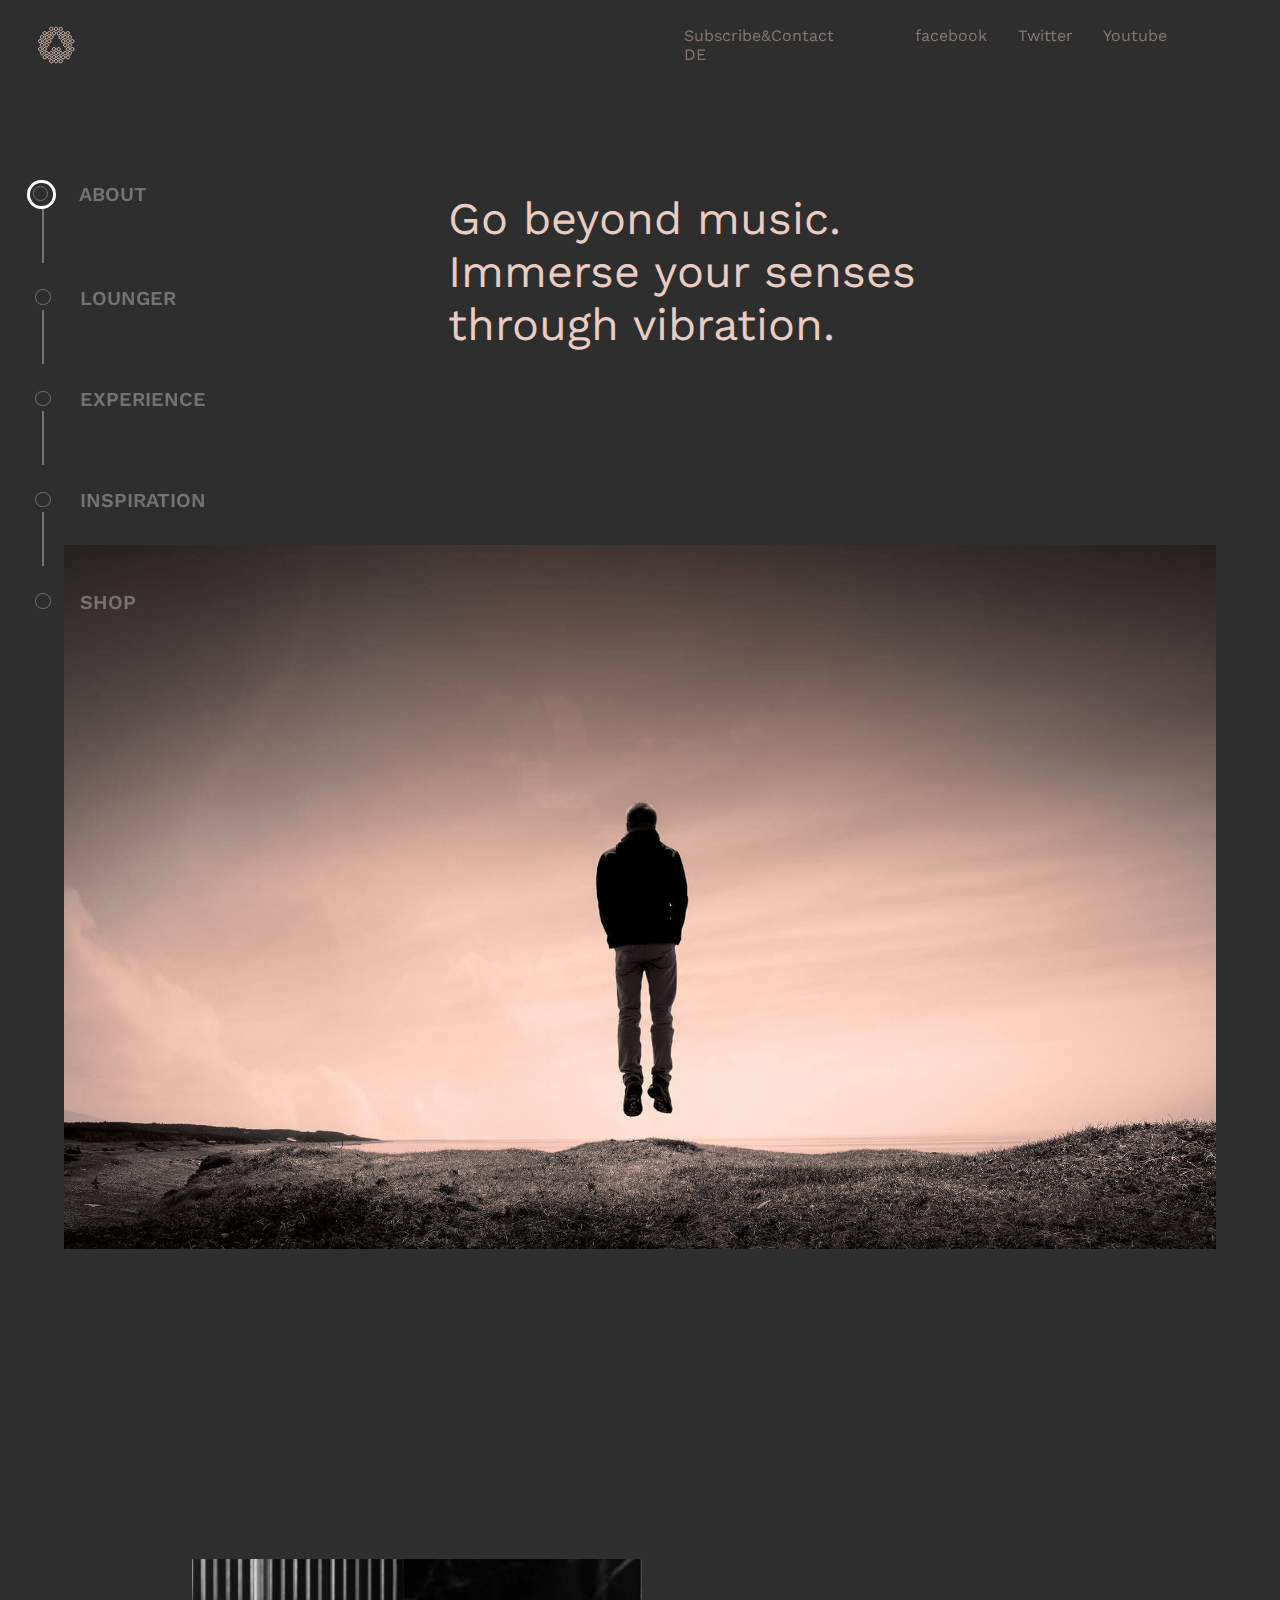
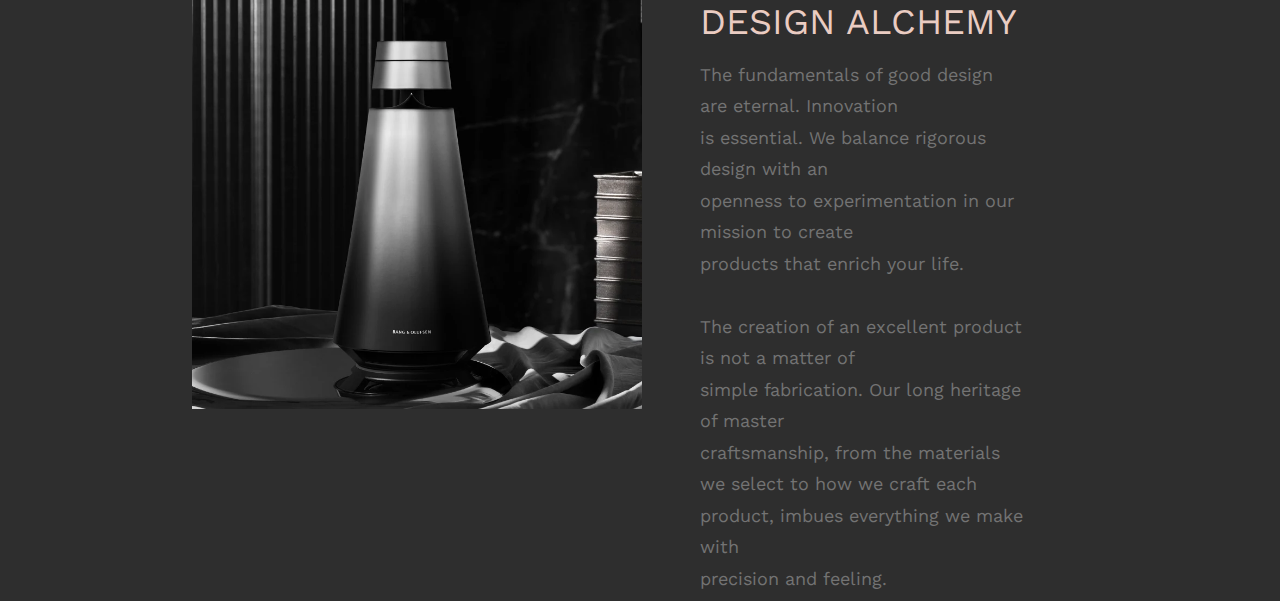
<file: index.html>
<!DOCTYPE html>
<html lang="en">
<head>
    <meta charset="UTF-8">
    <meta http-equiv="X-UA-Compatible" content="IE=edge">
    <meta name="viewport" content="width=device-width, initial-scale=1.0">
    <title>Headphone Inspiration</title>
    <link rel="stylesheet" href="assets/css/style.css">
</head>
<body>
    <nav>
        <img id="logo" src="assets/img/logo.svg" alt="logo">
        <ul>
            <li><a href="">Subscribe&Contact</a></li>
            <li><a href="">facebook</a></li>
            <li><a href="">Twitter</a></li>
            <li><a href="">Youtube</a></li>
            <li><a href="">DE</a></li>
        </ul>
    </nav>
    <div id="sideNav">
        <div>
            <div id="chosen">
                <div class="circle" ></div>
            </div>
            <a id="chosenA" href="">ABOUT</a>
            <div class="line"></div>
        </div>
        <div>
            <div class="circle"></div>
            <a href="assets/html/lounger.html">LOUNGER</a>
            <div class="line"></div>
        </div>
        <div>
            <div class="circle"></div>
            <a href="">EXPERIENCE</a>
            <div class="line"></div>
        </div>
        <div>
            <div class="circle"></div>
            <a href="">INSPIRATION</a>
            <div class="line"></div>
        </div>
        <div>
            <div class="circle"></div>
            <a href="">SHOP</a>
        </div>
    </div>
    <div id="headline">
        <h1>Go beyond music.<br> Immerse your senses <br> through vibration.</h1>
    </div>
    <div id="hero">
        <img src="assets/img/section-about-1.jpg" alt="">
    </div>
    <div id="article1">
        <img src="/assets/img/BS1_NYC_Home.webp" alt="">
        <article>
            <h2>DESIGN ALCHEMY </h2>
            <p>
                The fundamentals of good design are eternal. Innovation<br> is essential. We balance rigorous design with an<br> openness to experimentation in our mission to create<br> products that enrich your life.<br><br> The creation of an excellent product is not a matter of<br> simple fabrication. Our long heritage of master<br> craftsmanship, from the materials we select to how we craft each product, imbues everything we make with <br>precision and feeling.
            </p>
        </article>
    </div>
</body>
</html>
<!-- Go beyond music. Immerse your senses through vibration.

The fundamentals of good design are eternal. Innovation is essential. We balance rigorous design with an openness to experimentation in our mission to create products that enrich your life. The creation of an excellent product is not a matter of simple fabrication. Our long heritage of master craftsmanship, from the materials we select to how we craft each product, imbues everything we make with precision and feeling.
The Lounger 
The Lounger is your trans-sensory vessel to audio-haptic pleasure. Precision sculpted from luxe material, this high-tech pod is calibrated for comfort and inspired by the Japanese art of origami. Through its seamlessly integrated tablet, it delivers a rich and varied playlist of full-body experiences, with tracks updated monthly. Produced in the Eu, this limited edition lounger is suitable for events, clubs, airlines, hotels, workplaces and indulgence-seeking individuals. Available from February 2018

Sounds Like Home 
There’s this feeling. It’s like your favorite song; like home. Maybe it’s hard to explain, but you know it. It’s when everything is in sync and you are free to decompress, create, design, entertain. It’s that atmosphere created when every element comes together in perfect harmony. When it comes to composing a home, people explore design differently to curate their space. And the beauty of that freedom is that there is more than one correct answer. As long as you pick elements that make you feel at home, you’re on the right track. Maybe it’s a lamp, or a chair. Maybe even a plant, or the music playing in the background. These things aren’t just there by chance - they mean something.
AN ALCHEMY OF DESIGN, CRAFT AND SOUND. 
Exist to Create. 
SOUND DESIGN CRAFT 
We define our world through imagination.
Sound Alchemy 
A feeling for sound 
The power of music is without bounds, it goes straight to our hearts. Our job is to do justice to that power. We make that feeling thrive by creating the most impactful, accurate and immersive sound experience possible.

Sound Architecture 
Everything Starts with Architecture 
Join us in a conversation among a concept developer, an acoustic engineer and a technical project manager taking us through the creation process of a new, ground breaking product
Beoplay H9 
Argilla Bright 
500$ -->
</file>
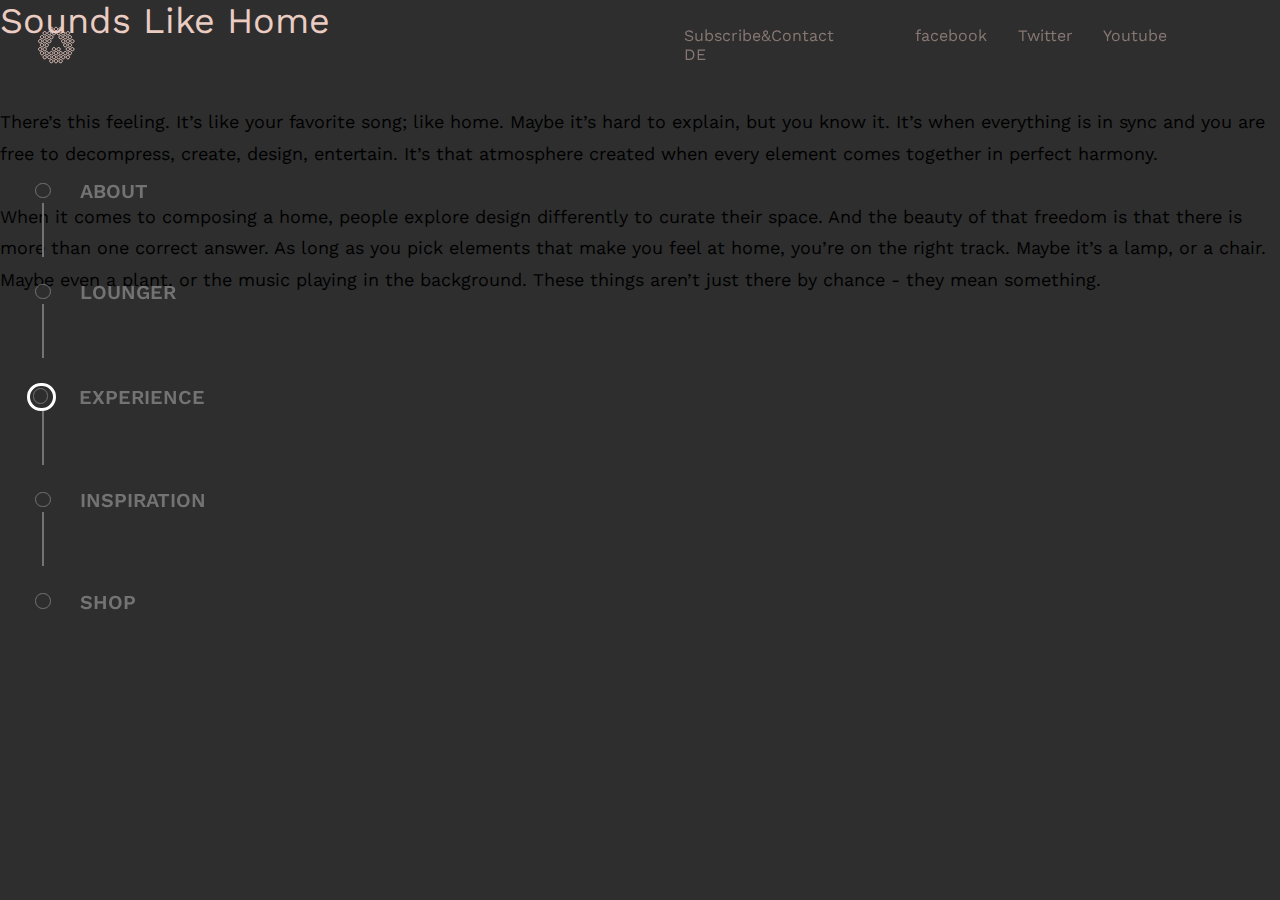
<file: assets/html/experience.html>
<!DOCTYPE html>
<html lang="en">
<head>
    <meta charset="UTF-8">
    <meta http-equiv="X-UA-Compatible" content="IE=edge">
    <meta name="viewport" content="width=device-width, initial-scale=1.0">
    <title>Experience</title>
    <link rel="stylesheet" href="../css/style.css">
</head>
<body id="lounger-body">
    <nav>
        <img id="logo" src="../img/logo.svg" alt="logo">
        <ul>
            <li><a href="">Subscribe&Contact</a></li>
            <li><a href="">facebook</a></li>
            <li><a href="">Twitter</a></li>
            <li><a href="">Youtube</a></li>
            <li><a href="">DE</a></li>
        </ul>
    </nav>
    <div id="sideNav">
        <div>
            <div class="circle" ></div>
            <a  href="../../index.html">ABOUT</a>
            <div class="line"></div>
        </div>
        <div>
            <div class="circle"></div>
            <a  href="lounger.html">LOUNGER</a>
            <div class="line"></div>
        </div>
        <div>
            <div id="chosen">
            <div class="circle"></div>
            </div>
            <a id="chosenA" href="experience.html">EXPERIENCE</a>
            <div class="line"></div>
        </div>
        <div>
            <div class="circle"></div>
            <a href="inspiration.html">INSPIRATION</a>
            <div class="line"></div>
        </div>
        <div>
            <div class="circle"></div>
            <a href="shop.html">SHOP</a>
        </div>
    </div>
    <main id="experience">
        <div></div>
        <article>
            <h2>
                Sounds Like Home 
            </h2>
            <p>
                There’s this feeling. It’s like your favorite song; like home. Maybe it’s hard to explain, but you know it. It’s when everything is in sync and you are free to decompress, create, design, entertain. It’s that atmosphere created when every element comes together in perfect harmony.<br><br> When it comes to composing a home, people explore design differently to curate their space. And the beauty of that freedom is that there is more than one correct answer. As long as you pick elements that make you feel at home, you’re on the right track. Maybe it’s a lamp, or a chair. Maybe even a plant, or the music playing in the background. These things aren’t just there by chance - they mean something.
            </p>
        </article>
    </main>
</body>
</html>
</file>
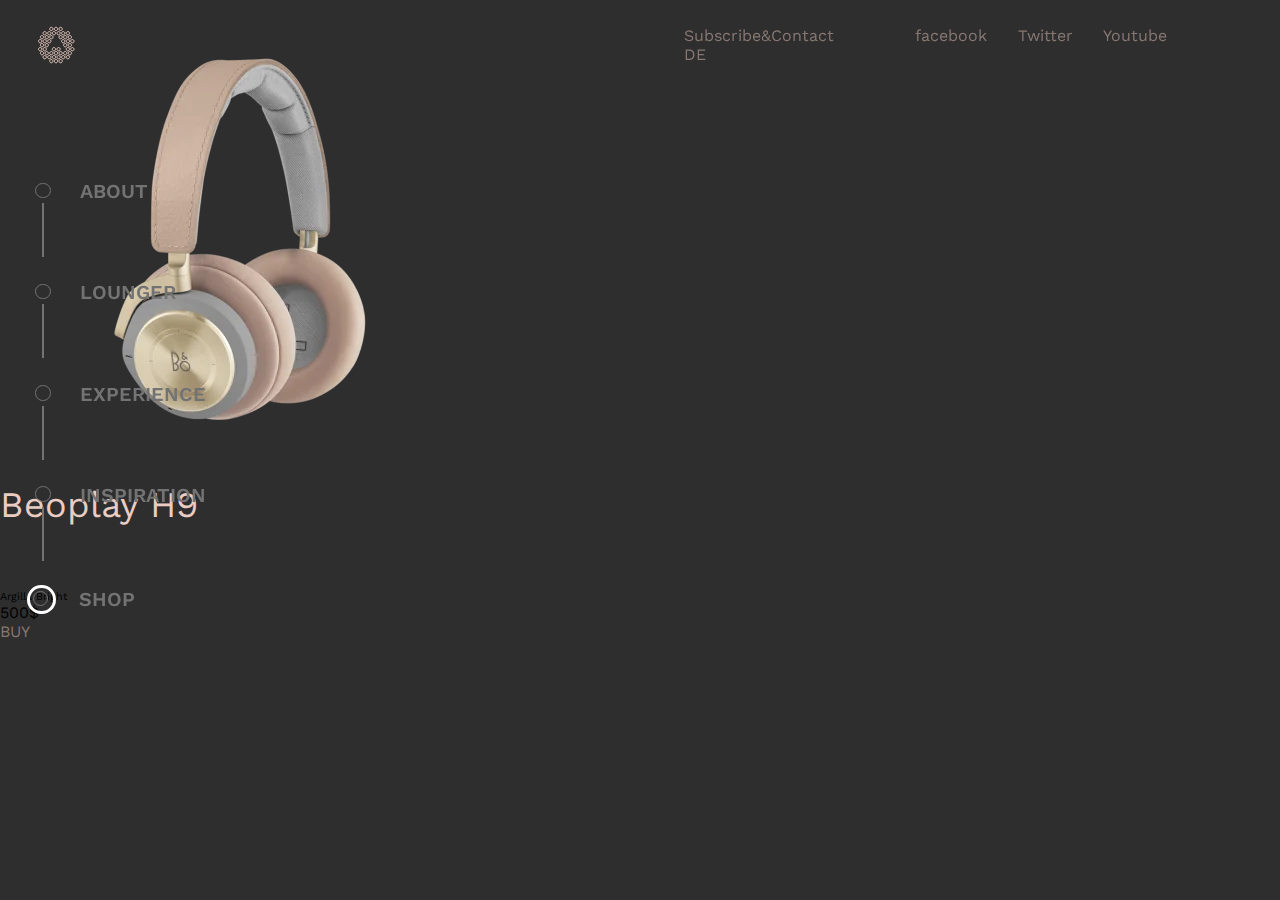
<file: assets/html/shop.html>
<!DOCTYPE html>
<html lang="en">
<head>
    <meta charset="UTF-8">
    <meta http-equiv="X-UA-Compatible" content="IE=edge">
    <meta name="viewport" content="width=device-width, initial-scale=1.0">
    <title>Experience</title>
    <link rel="stylesheet" href="../css/style.css">
</head>
<body id="lounger-body">
    <nav>
        <img id="logo" src="../img/logo.svg" alt="logo">
        <ul>
            <li><a href="">Subscribe&Contact</a></li>
            <li><a href="">facebook</a></li>
            <li><a href="">Twitter</a></li>
            <li><a href="">Youtube</a></li>
            <li><a href="">DE</a></li>
        </ul>
    </nav>
    <div id="sideNav">
        <div>
            <div class="circle" ></div>
            <a  href="../../index.html">ABOUT</a>
            <div class="line"></div>
        </div>
        <div>
            <div class="circle"></div>
            <a  href="lounger.html">LOUNGER</a>
            <div class="line"></div>
        </div>
        <div>
           
            <div class="circle"></div>
            <a  href="experience.html">EXPERIENCE</a>
            <div class="line"></div>
        </div>
        <div>
            <div class="circle"></div>
            <a href="inspiration.html">INSPIRATION</a>
            <div class="line"></div>
        </div>
        <div>
            <div id="chosen">
            <div class="circle"></div>
            </div>
            <a id="chosenA" href="">SHOP</a>
        </div>
    </div>
    <main id="shop">
        <div></div>
        <article>
            <img src="../img/h9-argilla-bright-hero-1000x1000.webp" alt="">
            <h2>Beoplay H9 </h2>
            <h6>Argilla Bright </h6>
            <h4>500$</h4>
            <a href="">BUY</a>
        </article>
    </main>
</body>
</html>
</file>
<file: assets/css/style.css>
@import url('https://fonts.googleapis.com/css2?family=Work+Sans:wght@300;600&display=swap');
/* Farben: #2e2e2e / #867772 / rgb(234, 204, 194) / #ebccc2 / #fff / rgb(115, 115, 115)  */
*{
    margin:0;
    padding:0;
    
    font-family: Work Sans, 'Gill Sans', 'Gill Sans MT', Calibri, 'Trebuchet MS', sans-serif;
    
    font-weight:400;
}
body{
    background-color:#2e2e2e ;
}
/* general style */
p{
    line-height: 3.5vh;
    font-size:2vh;
}
h2{
    color:rgb(234, 204, 194);
    font-size:4vh;
    padding-bottom:5%;
}
ul{
    list-style:none;    
}
a{
    text-decoration: none;
    font-family: Work Sans;
    color:#867772;
    background-color:rgba(255, 254, 254, 0);
}
nav a:hover{
    color:rgb(234, 204, 194);
    text-decoration: underline;
    transition:1s;
}
/*nav leiste*/
nav{
    position:fixed;
    display:flex;
    justify-content: space-between;
    align-items: center;
    height:10vh;
    width:99vw;
    background-color:rgba(255, 254, 254, 0);
}
nav ul{
    padding-right:1%;
    background-color:rgba(255, 254, 254, 0);
}
nav ul,nav ul li{
    display:inline-block;
    flex-basis:50%;
    background-color:rgba(255, 254, 254, 0);
    
}
nav img{
    padding-left:3%;
    background-color:rgba(255, 254, 254, 0);
}
nav ul li{
    padding:0 2%;
}
nav ul li:first-of-type{
    padding: 0 10%;
}
nav ul li:last-of-type{
    padding: 0 0 0 10%;
}
/*sidenav*/
.line{
    height:6vh;
    border-left:0.3vh solid rgb(115, 115, 115);  
    margin:0% 0 9% 15.64%;
    background-color:rgba(255, 254, 254, 0);
}
#sideNav{
    position:fixed;
    top:20%;
    left:0%;
    background-color:rgba(255, 254, 254, 0);
    width:30vh;
}
.circle{
    width:1.5vh;
    height:1.5vh;
    border-radius:50%;
    border:0.2vh solid rgb(115, 115, 115);
    display:inline-block;
    margin-left:13%;
    background-color:rgba(255, 254, 254, 0);
}
#chosen{
    width:2.5vh;
    height:2.5vh;
    border-radius:50%;
    border:0.4vh solid #fff;
    display:inline-block;
    background-color:rgba(255, 254, 254, 0);
    margin-left:10%;
    
}
#chosen .circle{
    margin-top:12%;
}
#sideNav a{
    color:rgb(115, 115, 115);
    padding-left:9%;
    font-weight: 600;
    font-size:2.2vh;
    background-color:rgba(255, 254, 254, 0);
}
#chosenA{
    margin-left:-2%;
}
#sideNav a:hover{
    color:#fff;

}
/*About*/
#headline{
    
    height:25vh;
    padding:15% 0 10% 35%;
}
h1{
    color:rgb(234, 204, 194);
    font-size:5vh;
    
}
#hero{
    padding:0 5%;
    height:70vh;

}
#hero img{
    width:100%;
    padding-bottom:7%;
}
#article1{
    display:flex;
    justify-content: space-around;
    height:50vh;
    padding:30% 20% 15% 15%;
}
#article1 img{
    width:60%;
    height:100%;
}
#article1 article{
    padding:5% 0 0 7%;
    color: rgb(115, 115, 115);
}
</file>
